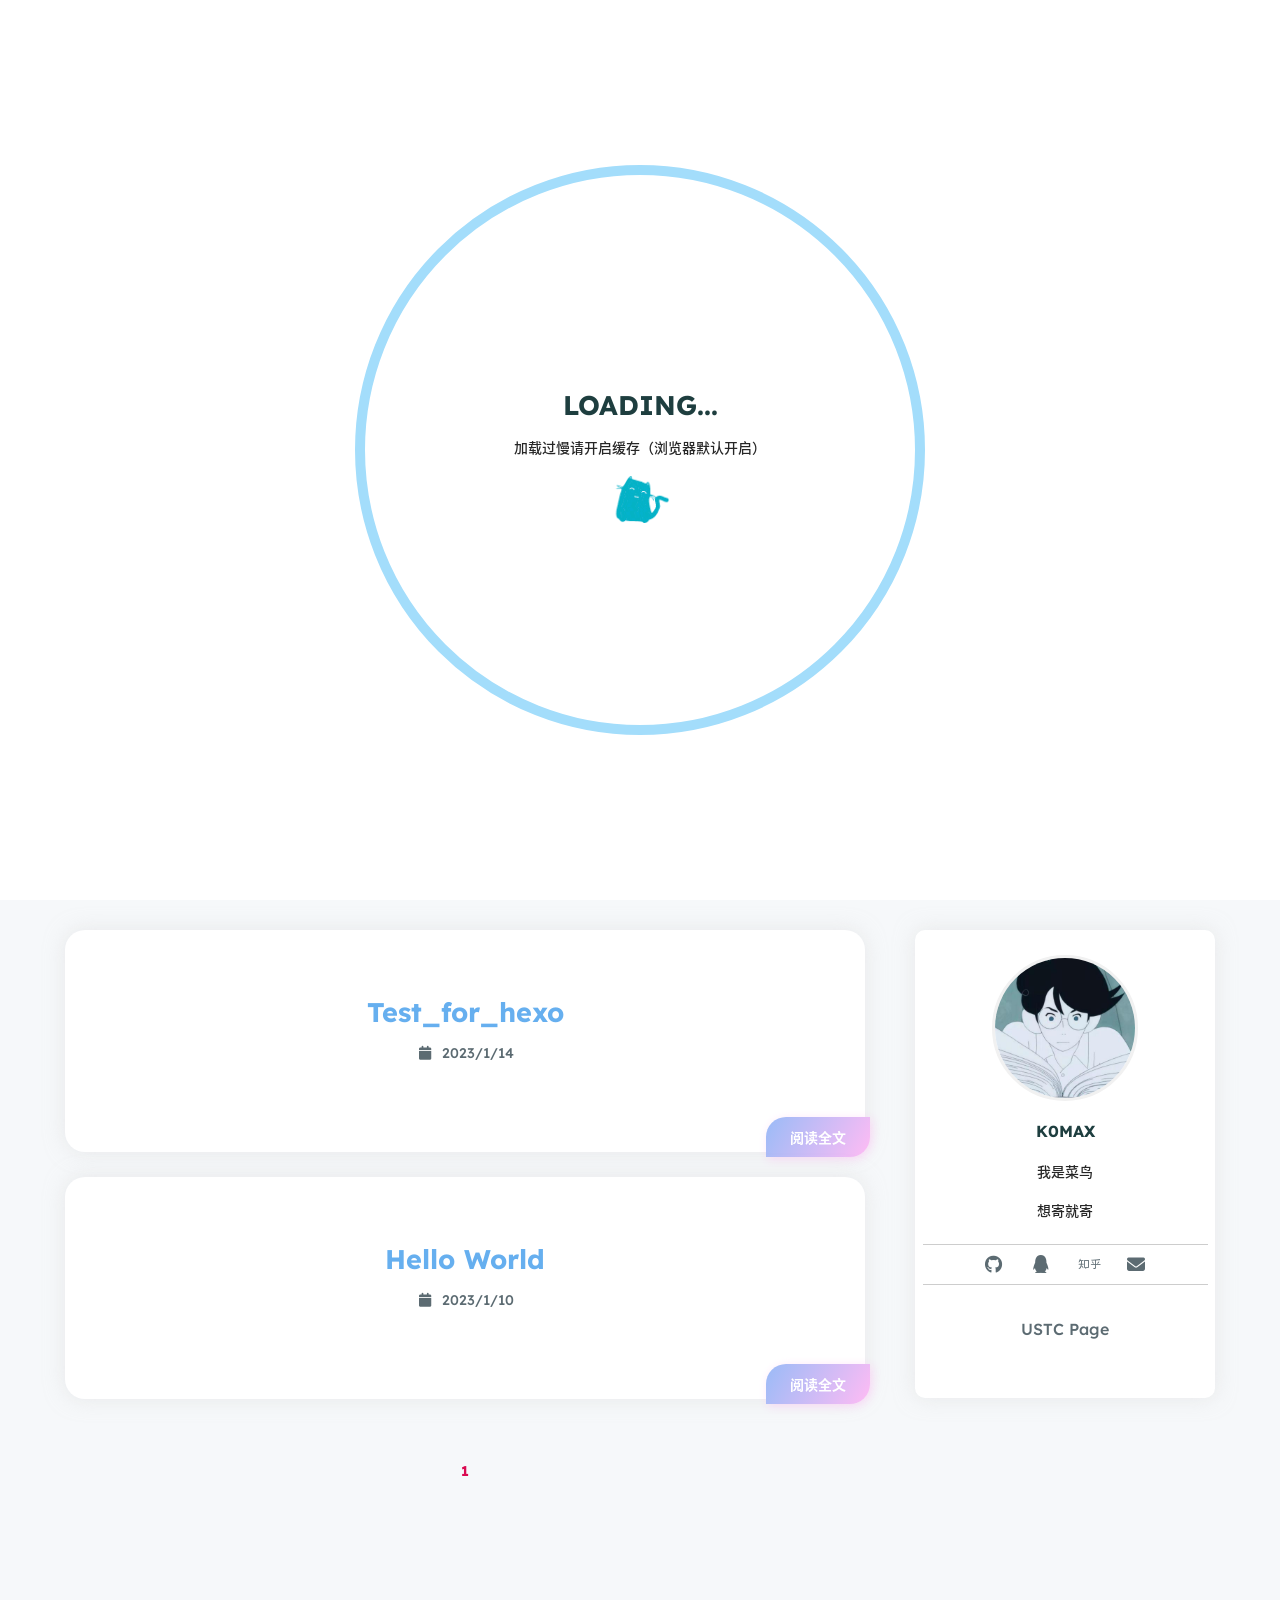
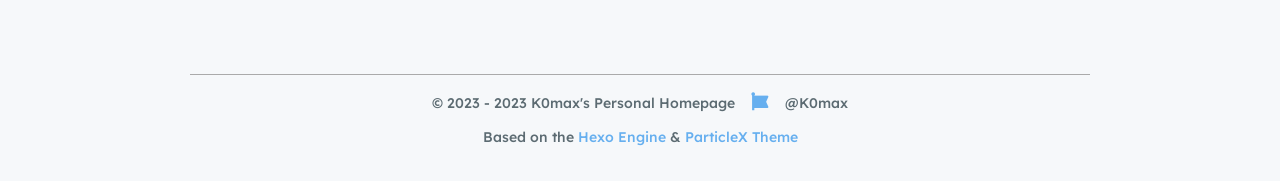
<file: index.html>
<!DOCTYPE html>
<html lang="en">
    <head>
        <meta charset="UTF-8">
        <meta name="viewport" content="width=device-width,initial-scale=1.0,maximum-scale=1.0,user-scalable=0">
        <title>K0max&#39;s Personal Homepage</title>
        <meta name="author" content="K0max">
        <meta name="description" content="">
        <meta name="keywords" content="">
        <link rel="icon" href="avatar.png">
        <script src="https://cdn.staticfile.org/vue/3.2.45/vue.global.prod.min.js"></script>
        <script src="https://cdn.staticfile.org/highlight.js/11.7.0/highlight.min.js"></script>
        <link rel="stylesheet" href="https://cdn.staticfile.org/highlight.js/11.7.0/styles/github.min.css">
        <link rel="stylesheet" href="https://cdn.staticfile.org/font-awesome/6.2.1/css/all.min.css">
        
        <script src="https://polyfill.io/v3/polyfill.min.js?features="></script>
        
        
        <script src="https://cdn.staticfile.org/KaTeX/0.16.4/katex.min.js"></script>
        <script src="https://cdn.staticfile.org/KaTeX/0.16.4/contrib/auto-render.min.js"></script>
        <link rel="stylesheet" href="https://cdn.staticfile.org/KaTeX/0.16.4/katex.min.css">
        
        <link rel="stylesheet" href="/css/fonts.min.css">
        <link rel="stylesheet" href="/css/particlex.css">
    <meta name="generator" content="Hexo 6.3.0"></head>
    <body>
        <div id="loading" style="height: 100vh; width: 100vw; position: fixed; display: flex; z-index: 2147483647; justify-content: space-between; background: #fff; transition: all 0.3s ease-out; -webkit-user-select: none; -moz-user-select: none; -ms-user-select: none; user-select: none">
    <div style="position: fixed; height: 100vh; width: 100vw; display: flex; justify-content: center; align-items: center">
        <div id="loadcontent" style="width: 50vmin; height: 50vmin; padding: 50px; border-radius: 50%; display: flex; justify-content: center; align-items: center; border: solid 10px #a3ddfb; text-align: center">
            <div>
                <h2>LOADING...</h2>
                <p style="word-break: keep-all">加载过慢请开启缓存（浏览器默认开启）</p>
                <div>
                    <img alt="loading" src="/loading.gif" style="width: 60px">
                </div>
            </div>
        </div>
    </div>
</div>

        <div id="layout">
            <transition name="into">
                <div v-show="showpage" style="display: -not-none">
                    <div id="menushow">
                        <nav id="menu">
    <div class="desktop-menu">
        <a href="/">
            <span class="title">K0max's Personal Homepage</span>
        </a>
        
        <a href="/">
            <i class="fa-solid fa-house fa-fw"></i>
            <span>&ensp;home</span>
        </a>
        
        <a href="/about">
            <i class="fa-solid fa-id-card fa-fw"></i>
            <span>&ensp;about</span>
        </a>
        
        <a href="/archives">
            <i class="fa-solid fa-box-archive fa-fw"></i>
            <span>&ensp;archives</span>
        </a>
        
        <a href="/categories">
            <i class="fa-solid fa-bookmark fa-fw"></i>
            <span>&ensp;categories</span>
        </a>
        
        <a href="/tags">
            <i class="fa-solid fa-tags fa-fw"></i>
            <span>&ensp;tags</span>
        </a>
        
    </div>
    <div :class="'phone-menu ' + menushow" id="phone-menu">
        <div class="curtain" @click="menushow = !menushow" v-show="menushow"></div>
        <div class="title" @click="menushow = !menushow">
            <i class="fa-solid fa-bars fa-fw"></i>
            <span>&emsp;K0max's Personal Homepage</span>
        </div>
        <transition name="slide">
        <div class="items" v-show="menushow">
            
            <a href="/">
                <div class="item">
                    <div style="min-width: 20px; max-width: 50px; width: 10%">
                        <i class="fa-solid fa-house fa-fw"></i>
                    </div>
                    <div style="min-width: 100px; max-width: 150%; width: 20%">home</div>
                </div>
            </a>
            
            <a href="/about">
                <div class="item">
                    <div style="min-width: 20px; max-width: 50px; width: 10%">
                        <i class="fa-solid fa-id-card fa-fw"></i>
                    </div>
                    <div style="min-width: 100px; max-width: 150%; width: 20%">about</div>
                </div>
            </a>
            
            <a href="/archives">
                <div class="item">
                    <div style="min-width: 20px; max-width: 50px; width: 10%">
                        <i class="fa-solid fa-box-archive fa-fw"></i>
                    </div>
                    <div style="min-width: 100px; max-width: 150%; width: 20%">archives</div>
                </div>
            </a>
            
            <a href="/categories">
                <div class="item">
                    <div style="min-width: 20px; max-width: 50px; width: 10%">
                        <i class="fa-solid fa-bookmark fa-fw"></i>
                    </div>
                    <div style="min-width: 100px; max-width: 150%; width: 20%">categories</div>
                </div>
            </a>
            
            <a href="/tags">
                <div class="item">
                    <div style="min-width: 20px; max-width: 50px; width: 10%">
                        <i class="fa-solid fa-tags fa-fw"></i>
                    </div>
                    <div style="min-width: 100px; max-width: 150%; width: 20%">tags</div>
                </div>
            </a>
            
        </div>
        </transition>
    </div>
</nav>

                    </div>
                    <div id="main">
                        <div id="home-background" style="background-image: url(home.jpg)"></div>
<div id="home-head">
    
    <div id="home-info" class="home-info" @click="homeclick">
        <span class="loop"></span>
        <span class="loop"></span>
        <span class="loop"></span>
        <span class="loop"></span>
        <span class="info">
            <div class="wrap">
                <h1>K0max&#39;s Personal Homepage</h1>
                <h3></h3>
                <h5></h5>
            </div>
        </span>
    </div>
    
</div>
<div id="home-posts-wrap" class="">
    <div id="home-posts">
        <div id="posts">
            

<div class="post">
    <a href="/2023/01/14/test-for-hexo/">
        <h2 class="post-title">Test_for_hexo</h2>
    </a>
    <div class="category-and-date">
        
        <span class="date">
            <span class="icon">
                <i class="fa-solid fa-calendar fa-fw"></i>
            </span>
            2023/1/14
        </span>
    </div>
    <div class="excerpt">
        <div class="content" v-pre>
            
            
            
        </div>
    </div>
    <div class="post-tags">
        
        
    </div>
    <a href="/2023/01/14/test-for-hexo/" class="go-post">阅读全文</a>
</div>

<div class="post">
    <a href="/2023/01/10/hello-world/">
        <h2 class="post-title">Hello World</h2>
    </a>
    <div class="category-and-date">
        
        <span class="date">
            <span class="icon">
                <i class="fa-solid fa-calendar fa-fw"></i>
            </span>
            2023/1/10
        </span>
    </div>
    <div class="excerpt">
        <div class="content" v-pre>
            
            
            
        </div>
    </div>
    <div class="post-tags">
        
        
    </div>
    <a href="/2023/01/10/hello-world/" class="go-post">阅读全文</a>
</div>


            <div class="page-current">
    <div class="prev">
        
    </div>
    <div class="page-index">
        
        <span class="current">
            1
        </span>
        
    </div>
    <div class="next">
        
    </div>
</div>

        </div>
    </div>
    
    <div id="home-card">
        <div id="card-div">
    <div class="card-style" style="width: 300px">
        <div class="avatar">
            <img src="avatar.png" alt="avatar">
        </div>
        <div class="name">
            K0max
        </div>
        <div class="descriptions">
            
            <div class="description">
                <p>我是菜鸟</p>

            </div>
            
            <div class="description">
                <p>想寄就寄</p>

            </div>
            
        </div>
        <div class="icon-links">
            
            <span class="icon-link">
                <a target="_blank" rel="noopener" href="https://github.com/k0max">
                    <i class="fa-brands fa-github fa-fw"></i>
                </a>
            </span>
            
            <span class="icon-link">
                <a target="_blank" rel="noopener" href="https://qm.qq.com/cgi-bin/qm/qr?k=vOFgI2ihzoVret7bTSSWYCZPas1Ehrhl&noverify=0&personal_qrcode_source=3">
                    <i class="fa-brands fa-qq fa-fw"></i>
                </a>
            </span>
            
            <span class="icon-link">
                <a target="_blank" rel="noopener" href="https://www.zhihu.com/people/qia-ba-si-ji-77-86">
                    <i class="fa-brands fa-zhihu fa-fw"></i>
                </a>
            </span>
            
            <span class="icon-link">
                <a href="mailto:liaoziw@outlook.com">
                    <i class="fa-solid fa-envelope fa-fw"></i>
                </a>
            </span>
            
        </div>
        <div class="friend-links">
            
            <div class="friend-link">
                <a target="_blank" rel="noopener" href="http://home.ustc.edu.cn/~cc22155">
                    USTC Page
                </a>
            </div>
            
        </div>
    </div>
</div>

    </div>
    
</div>

                        <footer id="footer">
    <div class="footer-wrap">
        <div>
            © 2023 - 2023 K0max&#39;s Personal Homepage
            <span class="footer-icon">
                <i class="fa-solid fa-font-awesome fa-fw"></i>
            </span>
            @K0max
        </div>
        <div></div>
        <div>Based on the <a target="_blank" rel="noopener" href="https://hexo.io">Hexo Engine</a> & <a target="_blank" rel="noopener" href="https://github.com/argvchs/hexo-theme-particlex">ParticleX Theme</a></div>
        
    </div>
</footer>

                    </div>
                </div>
            </transition>
            <div id="showimg">
                <img id="showimg-content" alt="showimg">
            </div>
        </div>
        <script src="/js/functions.js"></script>
<script src="/js/particlex.js"></script>


    </body>
</html>
</file>
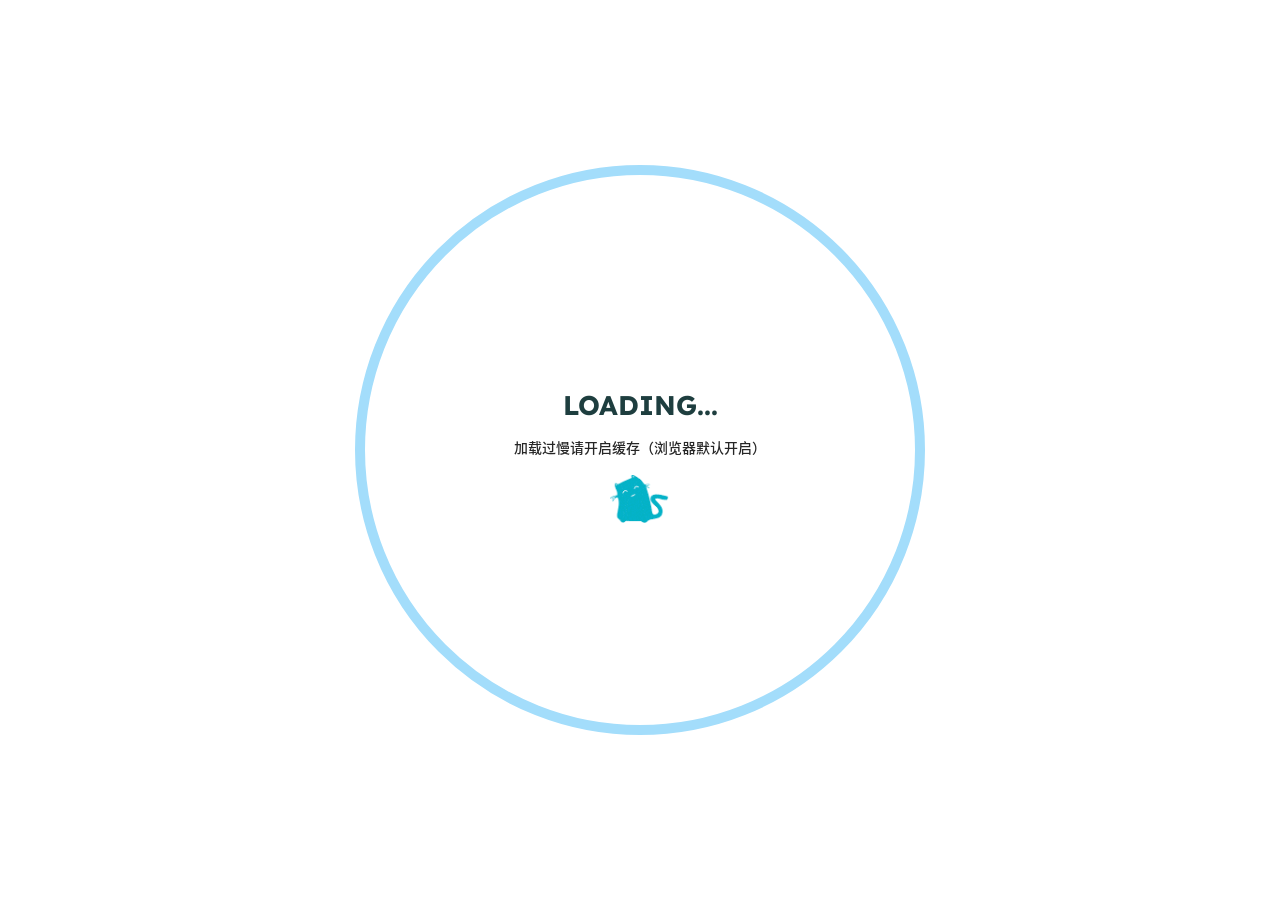
<file: archives/2023/index.html>
<!DOCTYPE html>
<html lang="en">
    <head>
        <meta charset="UTF-8">
        <meta name="viewport" content="width=device-width,initial-scale=1.0,maximum-scale=1.0,user-scalable=0">
        <title>Archives | K0max&#39;s Personal Homepage</title>
        <meta name="author" content="K0max">
        <meta name="description" content="">
        <meta name="keywords" content="">
        <link rel="icon" href="avatar.png">
        <script src="https://cdn.staticfile.org/vue/3.2.45/vue.global.prod.min.js"></script>
        <script src="https://cdn.staticfile.org/highlight.js/11.7.0/highlight.min.js"></script>
        <link rel="stylesheet" href="https://cdn.staticfile.org/highlight.js/11.7.0/styles/github.min.css">
        <link rel="stylesheet" href="https://cdn.staticfile.org/font-awesome/6.2.1/css/all.min.css">
        
        <script src="https://polyfill.io/v3/polyfill.min.js?features="></script>
        
        
        <script src="https://cdn.staticfile.org/KaTeX/0.16.4/katex.min.js"></script>
        <script src="https://cdn.staticfile.org/KaTeX/0.16.4/contrib/auto-render.min.js"></script>
        <link rel="stylesheet" href="https://cdn.staticfile.org/KaTeX/0.16.4/katex.min.css">
        
        <link rel="stylesheet" href="/css/fonts.min.css">
        <link rel="stylesheet" href="/css/particlex.css">
    <meta name="generator" content="Hexo 6.3.0"></head>
    <body>
        <div id="loading" style="height: 100vh; width: 100vw; position: fixed; display: flex; z-index: 2147483647; justify-content: space-between; background: #fff; transition: all 0.3s ease-out; -webkit-user-select: none; -moz-user-select: none; -ms-user-select: none; user-select: none">
    <div style="position: fixed; height: 100vh; width: 100vw; display: flex; justify-content: center; align-items: center">
        <div id="loadcontent" style="width: 50vmin; height: 50vmin; padding: 50px; border-radius: 50%; display: flex; justify-content: center; align-items: center; border: solid 10px #a3ddfb; text-align: center">
            <div>
                <h2>LOADING...</h2>
                <p style="word-break: keep-all">加载过慢请开启缓存（浏览器默认开启）</p>
                <div>
                    <img alt="loading" src="/loading.gif" style="width: 60px">
                </div>
            </div>
        </div>
    </div>
</div>

        <div id="layout">
            <transition name="into">
                <div v-show="showpage" style="display: -not-none">
                    <div id="menushow">
                        <nav id="menu">
    <div class="desktop-menu">
        <a href="/">
            <span class="title">K0max's Personal Homepage</span>
        </a>
        
        <a href="/">
            <i class="fa-solid fa-house fa-fw"></i>
            <span>&ensp;home</span>
        </a>
        
        <a href="/about">
            <i class="fa-solid fa-id-card fa-fw"></i>
            <span>&ensp;about</span>
        </a>
        
        <a href="/archives">
            <i class="fa-solid fa-box-archive fa-fw"></i>
            <span>&ensp;archives</span>
        </a>
        
        <a href="/categories">
            <i class="fa-solid fa-bookmark fa-fw"></i>
            <span>&ensp;categories</span>
        </a>
        
        <a href="/tags">
            <i class="fa-solid fa-tags fa-fw"></i>
            <span>&ensp;tags</span>
        </a>
        
    </div>
    <div :class="'phone-menu ' + menushow" id="phone-menu">
        <div class="curtain" @click="menushow = !menushow" v-show="menushow"></div>
        <div class="title" @click="menushow = !menushow">
            <i class="fa-solid fa-bars fa-fw"></i>
            <span>&emsp;K0max's Personal Homepage</span>
        </div>
        <transition name="slide">
        <div class="items" v-show="menushow">
            
            <a href="/">
                <div class="item">
                    <div style="min-width: 20px; max-width: 50px; width: 10%">
                        <i class="fa-solid fa-house fa-fw"></i>
                    </div>
                    <div style="min-width: 100px; max-width: 150%; width: 20%">home</div>
                </div>
            </a>
            
            <a href="/about">
                <div class="item">
                    <div style="min-width: 20px; max-width: 50px; width: 10%">
                        <i class="fa-solid fa-id-card fa-fw"></i>
                    </div>
                    <div style="min-width: 100px; max-width: 150%; width: 20%">about</div>
                </div>
            </a>
            
            <a href="/archives">
                <div class="item">
                    <div style="min-width: 20px; max-width: 50px; width: 10%">
                        <i class="fa-solid fa-box-archive fa-fw"></i>
                    </div>
                    <div style="min-width: 100px; max-width: 150%; width: 20%">archives</div>
                </div>
            </a>
            
            <a href="/categories">
                <div class="item">
                    <div style="min-width: 20px; max-width: 50px; width: 10%">
                        <i class="fa-solid fa-bookmark fa-fw"></i>
                    </div>
                    <div style="min-width: 100px; max-width: 150%; width: 20%">categories</div>
                </div>
            </a>
            
            <a href="/tags">
                <div class="item">
                    <div style="min-width: 20px; max-width: 50px; width: 10%">
                        <i class="fa-solid fa-tags fa-fw"></i>
                    </div>
                    <div style="min-width: 100px; max-width: 150%; width: 20%">tags</div>
                </div>
            </a>
            
        </div>
        </transition>
    </div>
</nav>

                    </div>
                    <div id="main">
                        <div id="archives">
    
    
    <div class="timeline" path="/2023/01/14/test-for-hexo/" style="z-index: 2">
        <div class="timeline-tail"></div>
        <div class="timeline-content">
            <div class="item-time">2023/1/14</div>
            <a href="/2023/01/14/test-for-hexo/">
                <h3>test_for_hexo</h3>
            </a>
            <div class="info">
                
                
            </div>
        </div>
    </div>
    
    <div class="timeline" path="/2023/01/10/hello-world/" style="z-index: 1">
        <div class="timeline-tail"></div>
        <div class="timeline-content">
            <div class="item-time">2023/1/10</div>
            <a href="/2023/01/10/hello-world/">
                <h3>Hello World</h3>
            </a>
            <div class="info">
                
                
            </div>
        </div>
    </div>
    
</div>

                        <footer id="footer">
    <div class="footer-wrap">
        <div>
            © 2023 - 2023 K0max&#39;s Personal Homepage
            <span class="footer-icon">
                <i class="fa-solid fa-font-awesome fa-fw"></i>
            </span>
            @K0max
        </div>
        <div></div>
        <div>Based on the <a target="_blank" rel="noopener" href="https://hexo.io">Hexo Engine</a> & <a target="_blank" rel="noopener" href="https://github.com/argvchs/hexo-theme-particlex">ParticleX Theme</a></div>
        
    </div>
</footer>

                    </div>
                </div>
            </transition>
            <div id="showimg">
                <img id="showimg-content" alt="showimg">
            </div>
        </div>
        <script src="/js/functions.js"></script>
<script src="/js/particlex.js"></script>


    </body>
</html>
</file>
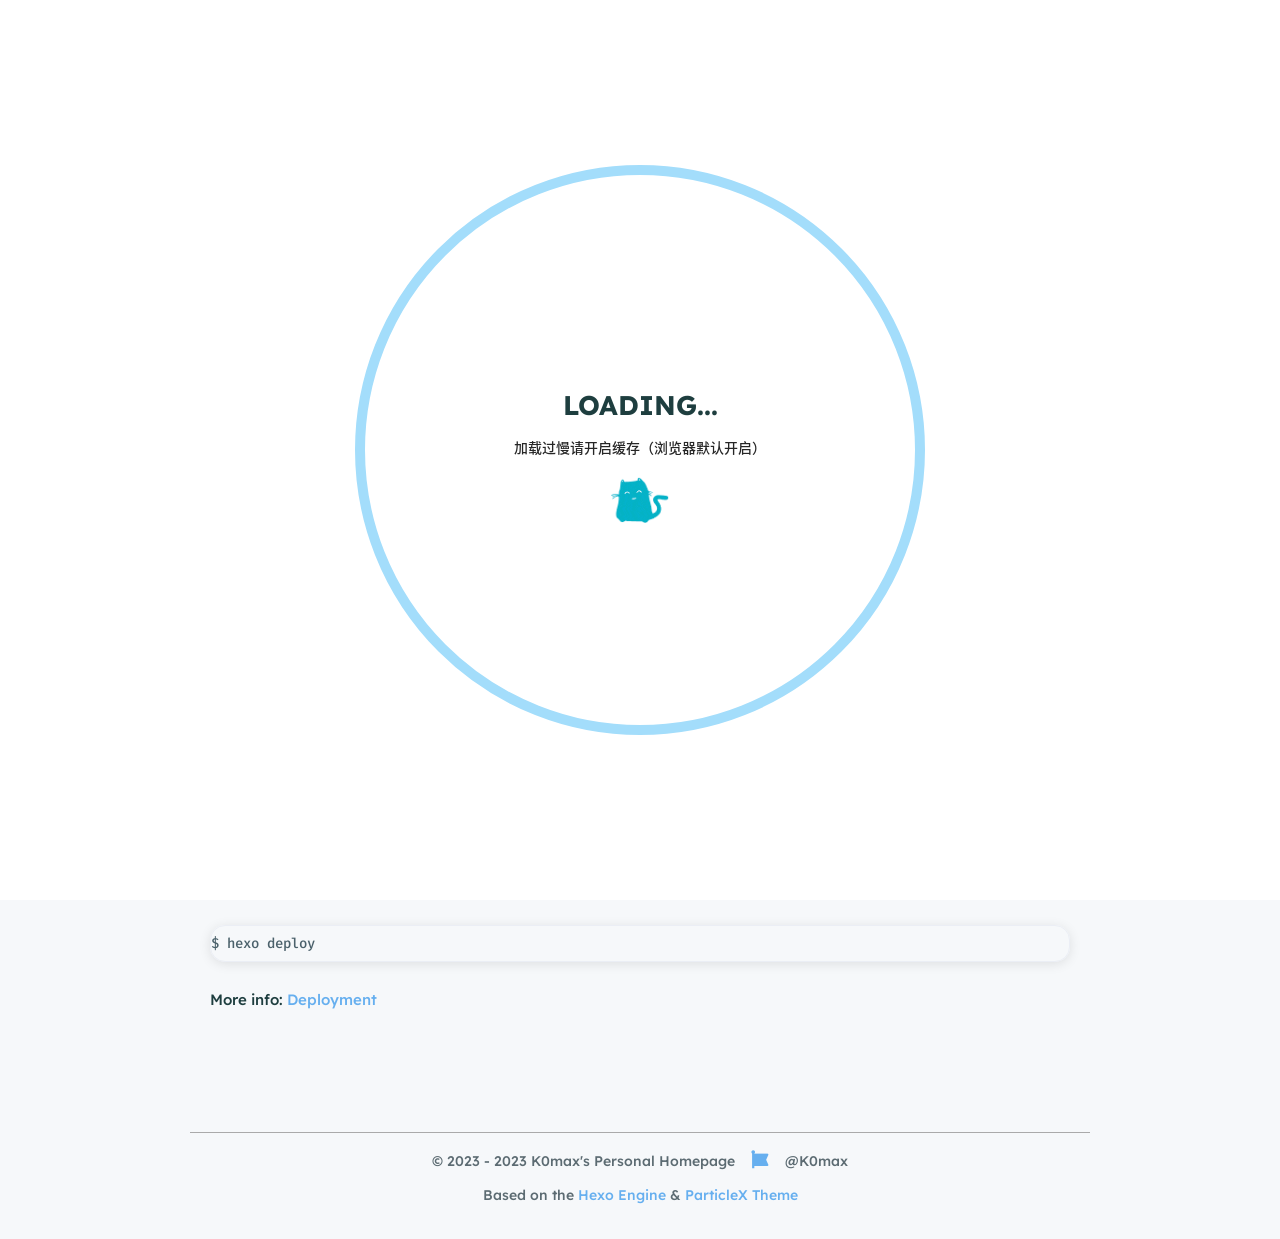
<file: 2023/01/10/hello-world/index.html>
<!DOCTYPE html>
<html lang="en">
    <head>
        <meta charset="UTF-8">
        <meta name="viewport" content="width=device-width,initial-scale=1.0,maximum-scale=1.0,user-scalable=0">
        <title>Hello World | K0max&#39;s Personal Homepage</title>
        <meta name="author" content="K0max">
        <meta name="description" content="">
        <meta name="keywords" content="">
        <link rel="icon" href="avatar.png">
        <script src="https://cdn.staticfile.org/vue/3.2.45/vue.global.prod.min.js"></script>
        <script src="https://cdn.staticfile.org/highlight.js/11.7.0/highlight.min.js"></script>
        <link rel="stylesheet" href="https://cdn.staticfile.org/highlight.js/11.7.0/styles/github.min.css">
        <link rel="stylesheet" href="https://cdn.staticfile.org/font-awesome/6.2.1/css/all.min.css">
        
        <script src="https://polyfill.io/v3/polyfill.min.js?features="></script>
        
        
        <script src="https://cdn.staticfile.org/KaTeX/0.16.4/katex.min.js"></script>
        <script src="https://cdn.staticfile.org/KaTeX/0.16.4/contrib/auto-render.min.js"></script>
        <link rel="stylesheet" href="https://cdn.staticfile.org/KaTeX/0.16.4/katex.min.css">
        
        <link rel="stylesheet" href="/css/fonts.min.css">
        <link rel="stylesheet" href="/css/particlex.css">
    <meta name="generator" content="Hexo 6.3.0"></head>
    <body>
        <div id="loading" style="height: 100vh; width: 100vw; position: fixed; display: flex; z-index: 2147483647; justify-content: space-between; background: #fff; transition: all 0.3s ease-out; -webkit-user-select: none; -moz-user-select: none; -ms-user-select: none; user-select: none">
    <div style="position: fixed; height: 100vh; width: 100vw; display: flex; justify-content: center; align-items: center">
        <div id="loadcontent" style="width: 50vmin; height: 50vmin; padding: 50px; border-radius: 50%; display: flex; justify-content: center; align-items: center; border: solid 10px #a3ddfb; text-align: center">
            <div>
                <h2>LOADING...</h2>
                <p style="word-break: keep-all">加载过慢请开启缓存（浏览器默认开启）</p>
                <div>
                    <img alt="loading" src="/loading.gif" style="width: 60px">
                </div>
            </div>
        </div>
    </div>
</div>

        <div id="layout">
            <transition name="into">
                <div v-show="showpage" style="display: -not-none">
                    <div id="menushow">
                        <nav id="menu">
    <div class="desktop-menu">
        <a href="/">
            <span class="title">K0max's Personal Homepage</span>
        </a>
        
        <a href="/">
            <i class="fa-solid fa-house fa-fw"></i>
            <span>&ensp;home</span>
        </a>
        
        <a href="/about">
            <i class="fa-solid fa-id-card fa-fw"></i>
            <span>&ensp;about</span>
        </a>
        
        <a href="/archives">
            <i class="fa-solid fa-box-archive fa-fw"></i>
            <span>&ensp;archives</span>
        </a>
        
        <a href="/categories">
            <i class="fa-solid fa-bookmark fa-fw"></i>
            <span>&ensp;categories</span>
        </a>
        
        <a href="/tags">
            <i class="fa-solid fa-tags fa-fw"></i>
            <span>&ensp;tags</span>
        </a>
        
    </div>
    <div :class="'phone-menu ' + menushow" id="phone-menu">
        <div class="curtain" @click="menushow = !menushow" v-show="menushow"></div>
        <div class="title" @click="menushow = !menushow">
            <i class="fa-solid fa-bars fa-fw"></i>
            <span>&emsp;K0max's Personal Homepage</span>
        </div>
        <transition name="slide">
        <div class="items" v-show="menushow">
            
            <a href="/">
                <div class="item">
                    <div style="min-width: 20px; max-width: 50px; width: 10%">
                        <i class="fa-solid fa-house fa-fw"></i>
                    </div>
                    <div style="min-width: 100px; max-width: 150%; width: 20%">home</div>
                </div>
            </a>
            
            <a href="/about">
                <div class="item">
                    <div style="min-width: 20px; max-width: 50px; width: 10%">
                        <i class="fa-solid fa-id-card fa-fw"></i>
                    </div>
                    <div style="min-width: 100px; max-width: 150%; width: 20%">about</div>
                </div>
            </a>
            
            <a href="/archives">
                <div class="item">
                    <div style="min-width: 20px; max-width: 50px; width: 10%">
                        <i class="fa-solid fa-box-archive fa-fw"></i>
                    </div>
                    <div style="min-width: 100px; max-width: 150%; width: 20%">archives</div>
                </div>
            </a>
            
            <a href="/categories">
                <div class="item">
                    <div style="min-width: 20px; max-width: 50px; width: 10%">
                        <i class="fa-solid fa-bookmark fa-fw"></i>
                    </div>
                    <div style="min-width: 100px; max-width: 150%; width: 20%">categories</div>
                </div>
            </a>
            
            <a href="/tags">
                <div class="item">
                    <div style="min-width: 20px; max-width: 50px; width: 10%">
                        <i class="fa-solid fa-tags fa-fw"></i>
                    </div>
                    <div style="min-width: 100px; max-width: 150%; width: 20%">tags</div>
                </div>
            </a>
            
        </div>
        </transition>
    </div>
</nav>

                    </div>
                    <div id="main">
                        <div class="article">
    <div>
        <h1>Hello World </h1>
    </div>
    <div class="info">
        <span class="date">
            <span class="icon">
                <i class="fa-solid fa-calendar fa-fw"></i>
            </span>
            2023/1/10
        </span>
        
        
    </div>
    
    <div class="content" v-pre>
        <p>Welcome to <a target="_blank" rel="noopener" href="https://hexo.io/">Hexo</a>! This is your very first post. Check <a target="_blank" rel="noopener" href="https://hexo.io/docs/">documentation</a> for more info. If you get any problems when using Hexo, you can find the answer in <a target="_blank" rel="noopener" href="https://hexo.io/docs/troubleshooting.html">troubleshooting</a> or you can ask me on <a target="_blank" rel="noopener" href="https://github.com/hexojs/hexo/issues">GitHub</a>.</p>
<h2 id="Quick-Start"><a href="#Quick-Start" class="headerlink" title="Quick Start"></a>Quick Start</h2><h3 id="Create-a-new-post"><a href="#Create-a-new-post" class="headerlink" title="Create a new post"></a>Create a new post</h3><pre><code class="bash">$ hexo new &quot;My New Post&quot;
</code></pre>
<p>More info: <a target="_blank" rel="noopener" href="https://hexo.io/docs/writing.html">Writing</a></p>
<h3 id="Run-server"><a href="#Run-server" class="headerlink" title="Run server"></a>Run server</h3><pre><code class="bash">$ hexo server
</code></pre>
<p>More info: <a target="_blank" rel="noopener" href="https://hexo.io/docs/server.html">Server</a></p>
<h3 id="Generate-static-files"><a href="#Generate-static-files" class="headerlink" title="Generate static files"></a>Generate static files</h3><pre><code class="bash">$ hexo generate
</code></pre>
<p>More info: <a target="_blank" rel="noopener" href="https://hexo.io/docs/generating.html">Generating</a></p>
<h3 id="Deploy-to-remote-sites"><a href="#Deploy-to-remote-sites" class="headerlink" title="Deploy to remote sites"></a>Deploy to remote sites</h3><pre><code class="bash">$ hexo deploy
</code></pre>
<p>More info: <a target="_blank" rel="noopener" href="https://hexo.io/docs/one-command-deployment.html">Deployment</a></p>

    </div>
    
    
    
    
    
</div>

                        <footer id="footer">
    <div class="footer-wrap">
        <div>
            © 2023 - 2023 K0max&#39;s Personal Homepage
            <span class="footer-icon">
                <i class="fa-solid fa-font-awesome fa-fw"></i>
            </span>
            @K0max
        </div>
        <div></div>
        <div>Based on the <a target="_blank" rel="noopener" href="https://hexo.io">Hexo Engine</a> & <a target="_blank" rel="noopener" href="https://github.com/argvchs/hexo-theme-particlex">ParticleX Theme</a></div>
        
    </div>
</footer>

                    </div>
                </div>
            </transition>
            <div id="showimg">
                <img id="showimg-content" alt="showimg">
            </div>
        </div>
        <script src="/js/functions.js"></script>
<script src="/js/particlex.js"></script>

    
    
    
    


    </body>
</html>
</file>
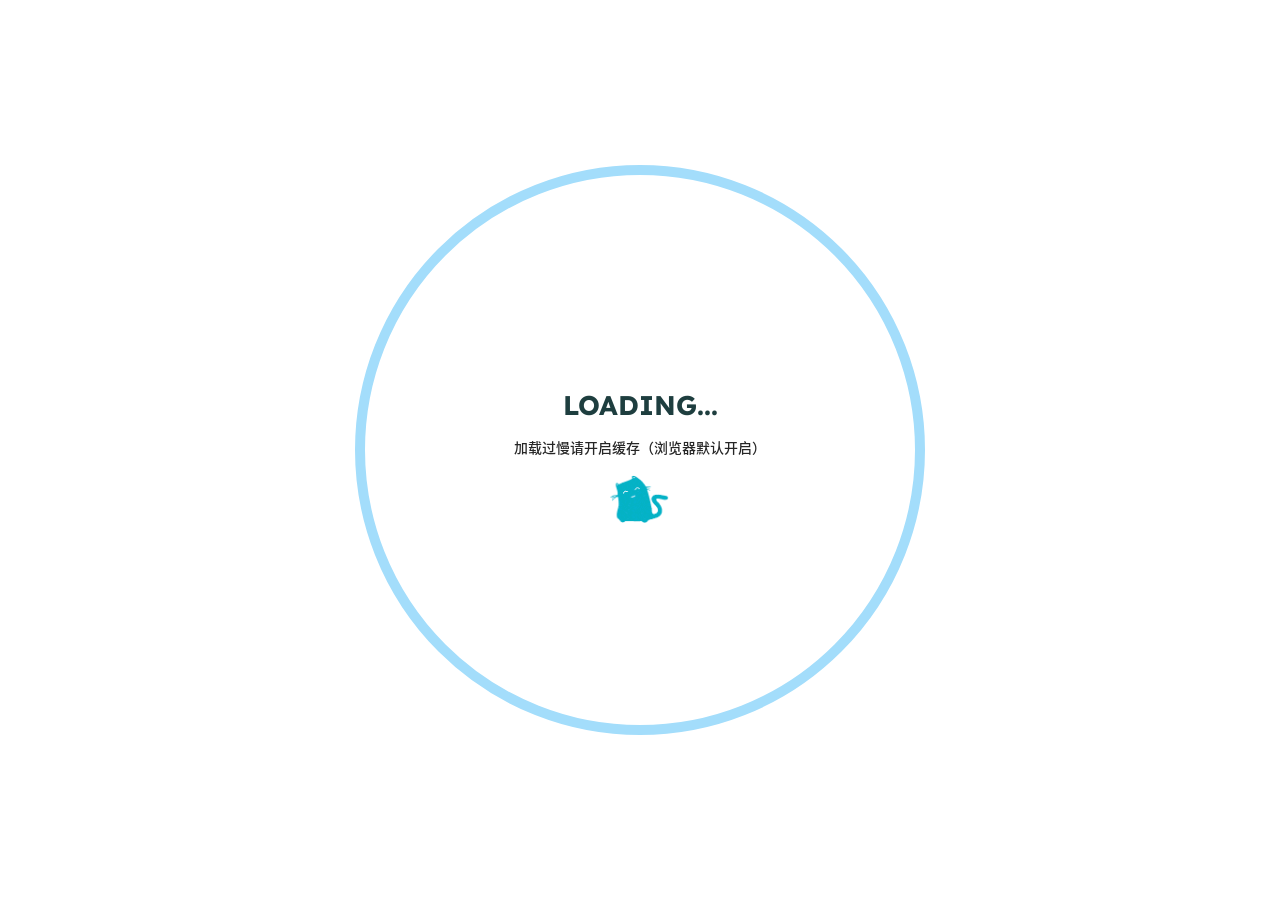
<file: 2023/01/14/test-for-hexo/index.html>
<!DOCTYPE html>
<html lang="en">
    <head>
        <meta charset="UTF-8">
        <meta name="viewport" content="width=device-width,initial-scale=1.0,maximum-scale=1.0,user-scalable=0">
        <title>Test_for_hexo | K0max&#39;s Personal Homepage</title>
        <meta name="author" content="K0max">
        <meta name="description" content="">
        <meta name="keywords" content="">
        <link rel="icon" href="avatar.png">
        <script src="https://cdn.staticfile.org/vue/3.2.45/vue.global.prod.min.js"></script>
        <script src="https://cdn.staticfile.org/highlight.js/11.7.0/highlight.min.js"></script>
        <link rel="stylesheet" href="https://cdn.staticfile.org/highlight.js/11.7.0/styles/github.min.css">
        <link rel="stylesheet" href="https://cdn.staticfile.org/font-awesome/6.2.1/css/all.min.css">
        
        <script src="https://polyfill.io/v3/polyfill.min.js?features="></script>
        
        
        <script src="https://cdn.staticfile.org/KaTeX/0.16.4/katex.min.js"></script>
        <script src="https://cdn.staticfile.org/KaTeX/0.16.4/contrib/auto-render.min.js"></script>
        <link rel="stylesheet" href="https://cdn.staticfile.org/KaTeX/0.16.4/katex.min.css">
        
        <link rel="stylesheet" href="/css/fonts.min.css">
        <link rel="stylesheet" href="/css/particlex.css">
    <meta name="generator" content="Hexo 6.3.0"></head>
    <body>
        <div id="loading" style="height: 100vh; width: 100vw; position: fixed; display: flex; z-index: 2147483647; justify-content: space-between; background: #fff; transition: all 0.3s ease-out; -webkit-user-select: none; -moz-user-select: none; -ms-user-select: none; user-select: none">
    <div style="position: fixed; height: 100vh; width: 100vw; display: flex; justify-content: center; align-items: center">
        <div id="loadcontent" style="width: 50vmin; height: 50vmin; padding: 50px; border-radius: 50%; display: flex; justify-content: center; align-items: center; border: solid 10px #a3ddfb; text-align: center">
            <div>
                <h2>LOADING...</h2>
                <p style="word-break: keep-all">加载过慢请开启缓存（浏览器默认开启）</p>
                <div>
                    <img alt="loading" src="/loading.gif" style="width: 60px">
                </div>
            </div>
        </div>
    </div>
</div>

        <div id="layout">
            <transition name="into">
                <div v-show="showpage" style="display: -not-none">
                    <div id="menushow">
                        <nav id="menu">
    <div class="desktop-menu">
        <a href="/">
            <span class="title">K0max's Personal Homepage</span>
        </a>
        
        <a href="/">
            <i class="fa-solid fa-house fa-fw"></i>
            <span>&ensp;home</span>
        </a>
        
        <a href="/about">
            <i class="fa-solid fa-id-card fa-fw"></i>
            <span>&ensp;about</span>
        </a>
        
        <a href="/archives">
            <i class="fa-solid fa-box-archive fa-fw"></i>
            <span>&ensp;archives</span>
        </a>
        
        <a href="/categories">
            <i class="fa-solid fa-bookmark fa-fw"></i>
            <span>&ensp;categories</span>
        </a>
        
        <a href="/tags">
            <i class="fa-solid fa-tags fa-fw"></i>
            <span>&ensp;tags</span>
        </a>
        
    </div>
    <div :class="'phone-menu ' + menushow" id="phone-menu">
        <div class="curtain" @click="menushow = !menushow" v-show="menushow"></div>
        <div class="title" @click="menushow = !menushow">
            <i class="fa-solid fa-bars fa-fw"></i>
            <span>&emsp;K0max's Personal Homepage</span>
        </div>
        <transition name="slide">
        <div class="items" v-show="menushow">
            
            <a href="/">
                <div class="item">
                    <div style="min-width: 20px; max-width: 50px; width: 10%">
                        <i class="fa-solid fa-house fa-fw"></i>
                    </div>
                    <div style="min-width: 100px; max-width: 150%; width: 20%">home</div>
                </div>
            </a>
            
            <a href="/about">
                <div class="item">
                    <div style="min-width: 20px; max-width: 50px; width: 10%">
                        <i class="fa-solid fa-id-card fa-fw"></i>
                    </div>
                    <div style="min-width: 100px; max-width: 150%; width: 20%">about</div>
                </div>
            </a>
            
            <a href="/archives">
                <div class="item">
                    <div style="min-width: 20px; max-width: 50px; width: 10%">
                        <i class="fa-solid fa-box-archive fa-fw"></i>
                    </div>
                    <div style="min-width: 100px; max-width: 150%; width: 20%">archives</div>
                </div>
            </a>
            
            <a href="/categories">
                <div class="item">
                    <div style="min-width: 20px; max-width: 50px; width: 10%">
                        <i class="fa-solid fa-bookmark fa-fw"></i>
                    </div>
                    <div style="min-width: 100px; max-width: 150%; width: 20%">categories</div>
                </div>
            </a>
            
            <a href="/tags">
                <div class="item">
                    <div style="min-width: 20px; max-width: 50px; width: 10%">
                        <i class="fa-solid fa-tags fa-fw"></i>
                    </div>
                    <div style="min-width: 100px; max-width: 150%; width: 20%">tags</div>
                </div>
            </a>
            
        </div>
        </transition>
    </div>
</nav>

                    </div>
                    <div id="main">
                        <div class="article">
    <div>
        <h1>Test_for_hexo </h1>
    </div>
    <div class="info">
        <span class="date">
            <span class="icon">
                <i class="fa-solid fa-calendar fa-fw"></i>
            </span>
            2023/1/14
        </span>
        
        
    </div>
    
    <div class="content" v-pre>
        <p>Just a file to test.</p>

    </div>
    
    
    
    
    
</div>

                        <footer id="footer">
    <div class="footer-wrap">
        <div>
            © 2023 - 2023 K0max&#39;s Personal Homepage
            <span class="footer-icon">
                <i class="fa-solid fa-font-awesome fa-fw"></i>
            </span>
            @K0max
        </div>
        <div></div>
        <div>Based on the <a target="_blank" rel="noopener" href="https://hexo.io">Hexo Engine</a> & <a target="_blank" rel="noopener" href="https://github.com/argvchs/hexo-theme-particlex">ParticleX Theme</a></div>
        
    </div>
</footer>

                    </div>
                </div>
            </transition>
            <div id="showimg">
                <img id="showimg-content" alt="showimg">
            </div>
        </div>
        <script src="/js/functions.js"></script>
<script src="/js/particlex.js"></script>

    
    
    
    


    </body>
</html>
</file>
<file: css/particlex.css>
@keyframes into {
    0% {
        opacity: 0;
        transform: scale(1.1);
    }
    100% {
        opacity: 1;
        transform: scale(1);
    }
}
@keyframes loading {
    0% {
        opacity: 0;
    }
    100% {
        opacity: 1;
    }
}
@keyframes loop1 {
    0% {
        transform: rotate(30deg);
    }
    100% {
        transform: rotate(390deg);
    }
}
@keyframes loop2 {
    0% {
        transform: rotate(60deg);
    }
    100% {
        transform: rotate(420deg);
    }
}
@keyframes loop3 {
    0% {
        transform: rotate(90deg);
    }
    100% {
        transform: rotate(450deg);
    }
}
@keyframes loop4 {
    0% {
        transform: rotate(120deg);
    }
    100% {
        transform: rotate(480deg);
    }
}
body {
    width: 100%;
    background: #f6f8fa;
    color: #000000d9;
    font-family: "Lexend", "Noto Sans SC", sans-serif;
    font-size: 14px;
    font-weight: 500;
    overflow-x: hidden;
}
* {
    margin: 0;
    padding: 0;
    word-wrap: break-word;
    scrollbar-width: thin;
    scrollbar-color: #8ab5ff #e6efff;
}
ul {
    margin-top: 15px !important;
    margin-bottom: 10px !important;
    line-height: 1.7;
}
ul li {
    margin: 8px auto;
}
ol {
    margin-top: 15px !important;
    margin-bottom: 10px !important;
    line-height: 1.7;
}
ol li {
    margin: 8px auto;
}
h1 {
    margin: 15px 0;
    font-weight: bold;
    font-family: "Lexend", "Noto Sans SC", sans-serif;
    color: #1e3e3f;
    font-size: 30px;
}
h2 {
    margin: 15px 0;
    font-weight: bold;
    font-family: "Lexend", "Noto Sans SC", sans-serif;
    color: #1e3e3f;
    font-size: 27px;
}
h3 {
    margin: 15px 0;
    font-weight: bold;
    font-family: "Lexend", "Noto Sans SC", sans-serif;
    color: #1e3e3f;
    font-size: 24px;
}
h4 {
    margin: 15px 0;
    font-weight: bold;
    font-family: "Lexend", "Noto Sans SC", sans-serif;
    color: #1e3e3f;
    font-size: 21px;
}
h5 {
    margin: 15px 0;
    font-weight: bold;
    font-family: "Lexend", "Noto Sans SC", sans-serif;
    color: #1e3e3f;
    font-size: 18px;
}
p {
    margin: 15px 0;
    line-height: 1.7;
}
a {
    text-decoration: none;
}
a:hover {
    opacity: 0.8;
}
img {
    border-radius: 10px;
}
hr {
    border-style: dashed;
    border-width: 2px;
    border-left: none;
    border-right: none;
    border-bottom: none;
}
blockquote {
    padding: 0.1px 15px;
    margin: 15px 0;
    border-radius: 3px;
    border-left: 3px solid #1e3e3f;
    background: #d9e8ff6b;
}
button,
img,
iframe,
#home-head,
#menu,
.math,
.go-post,
.page-current,
.categories-tags span a,
.friend-link a,
pre .language,
pre .copycode {
    user-select: none;
}
#home-posts-wrap,
#archives,
.article,
footer .footer-wrap {
    box-sizing: border-box;
}
.icon {
    margin-right: 5px;
    color: #5c6b72;
}
.into-enter-active {
    animation: into 0.6s;
}
.into-leave-active {
    animation: into 0.6s;
}
.slide-enter-active,
.slide-leave-active {
    transition: margin-top 0.3s, opacity 0.3s;
}
.slide-enter-from,
.slide-leave-to {
    margin-top: -300px;
    opacity: 0;
}
#home-head {
    width: 100vw;
    height: 100vh;
    position: relative;
    display: flex;
}
#home-head .home-info {
    position: relative;
    margin: auto;
}
#home-head .home-info .info {
    position: absolute;
    display: flex;
    align-items: center;
    justify-content: center;
    text-align: center;
    color: #333;
    border-radius: 50%;
}
#home-head .home-info .info h1 {
    word-break: keep-all;
}
#home-head .home-info .loop:nth-child(1) {
    border-radius: 38% 62% 63% 37%/41% 44% 56% 59%;
    background: #fff;
    opacity: 0.3;
    transform: rotate(30deg);
    animation: loop1 10s linear infinite;
}
#home-head .home-info .loop:nth-child(2) {
    border-radius: 38% 62% 63% 37%/41% 44% 56% 59%;
    background: #fff;
    opacity: 0.45;
    transform: rotate(60deg);
    animation: loop2 15s linear infinite;
}
#home-head .home-info .loop:nth-child(3) {
    border-radius: 38% 62% 63% 37%/41% 44% 56% 59%;
    opacity: 0.3;
    background: #fff;
    transform: rotate(90deg);
    animation: loop3 10s linear infinite;
}
#home-head .home-info .loop:nth-child(4) {
    border-radius: 38% 62% 63% 37%/41% 44% 56% 59%;
    opacity: 0.45;
    background: #fff;
    transform: rotate(120deg);
    animation: loop4 15s linear infinite;
}
#home-background {
    position: absolute;
    z-index: -1;
    top: 0;
    left: 0;
    width: 100vw;
    height: 100vh;
    background-position: center;
    background-size: cover;
    background-repeat: no-repeat;
}
#home-posts-wrap {
    position: relative;
    display: flex;
    margin: auto;
    padding: 20px;
    background: transparent;
    border-radius: 10px;
}
#home-posts {
    position: relative;
    margin: auto;
}
#home-posts .post-title {
    text-align: center;
    color: #66afef;
    text-decoration: none;
}
#home-posts .post {
    position: relative;
    border-radius: 20px;
    background: #fff;
    box-shadow: 0 0 20px #d9d9d980;
    transition: all 0.25s;
}
#home-posts .post:hover {
    box-shadow: 0 0 5px #d9d9d9;
    transform: translate(-5px, -5px);
}
#home-posts .post a {
    text-decoration: none;
}
#home-posts .post .category-and-date {
    width: 100%;
    margin-top: 15px;
    color: #5c6b72;
    text-align: center;
}
#home-posts .post .category-and-date .category {
    display: inline-block;
    margin-right: 25px;
}
#home-posts .post .category-and-date .category a {
    color: #5c6b72;
}
#home-posts .post .category-and-date .date {
    display: inline-block;
}
#home-posts .post .excerpt {
    color: #1e3e3f;
}
#home-posts .post .post-tags a {
    color: #ffbbf4;
    font-size: 14px;
}
#home-posts .post .post-tags .tag {
    display: inline-block;
    margin-right: 10px;
    font-weight: bold;
}
#home-posts .post .go-post {
    background: linear-gradient(120deg, #9abbf7 0%, #ffbbf4 100%);
    border: 0;
    padding: 10px 24px;
    color: #fff;
    font-weight: bold;
    border-radius: 20px 0;
    font-size: 14px;
    position: absolute;
    bottom: -5px;
    right: -5px;
    transition: all 0.25s ease-out;
    box-shadow: 2px 2px 10px 0 #ffbbf47a;
}
#home-posts .post .go-post:hover {
    right: -7px;
    box-shadow: -2px -2px 10px 0 #9abbf77a;
}
#home-posts .page-current {
    display: flex;
    width: 100%;
    align-items: center;
    justify-content: center;
    color: #999;
    margin-top: 50px;
}
#home-posts .page-current .prev {
    width: 50px;
    text-align: center;
}
#home-posts .page-current .next {
    width: 50px;
    text-align: center;
}
#home-posts .page-current .page-index {
    width: 300px;
    text-align: center;
    font-weight: bold;
}
#home-posts .page-current .current {
    color: #da0a51;
    display: inline-block;
    width: 35px;
    height: 35px;
    border-radius: 5px;
    line-height: 35px;
    padding: 5px;
    margin: 0 7px;
}
#home-posts .page-current a {
    color: #999;
    text-decoration: none;
}
#home-posts .page-current .page-num {
    display: inline-block;
    width: 35px;
    height: 35px;
    border-radius: 5px;
    line-height: 35px;
    padding: 5px;
    margin: 0 7px;
}
#home-posts .page-current .page-num:hover {
    background: #92cafa;
    color: #fff;
}
#home-posts .page-current .page-omit {
    display: inline-block;
    width: 35px;
    height: 35px;
    border-radius: 5px;
    line-height: 35px;
    padding: 5px;
    margin: 0 7px;
}
#home-card {
    position: absolute left;
    width: 300px;
}
#card-div {
    position: sticky;
    top: 80px;
}
#home-card .card-style {
    padding: 25px 0;
    background: #fff;
    border-radius: 10px;
    text-align: center;
    border: none;
    box-shadow: 0 0 20px #d9d9d980;
}
#home-card .card-style .avatar {
    text-align: center;
    margin: auto;
    width: 140px;
    height: 140px;
    border-radius: 50%;
    border: #f1f1f1 solid 3px;
    transition: all 0.25s;
}
#home-card .card-style .avatar:hover img {
    transform: rotate(360deg);
}
#home-card .card-style .avatar img {
    border-radius: 50%;
    width: 100%;
    height: 100%;
}
#home-card .card-style .name {
    margin: 20px auto;
    font-size: 16px;
    font-weight: bold;
    color: #1e3e3f;
    text-transform: uppercase;
}
#home-card .card-style .descriptions {
    margin: 20px auto;
    width: 85%;
}
#home-card .card-style .icon-links {
    width: 85%;
    margin: 10px auto;
    padding: 8px 15px;
    border-top: #cdcdcd solid 1px;
    border-bottom: #cdcdcd solid 1px;
}
#home-card .card-style .icon-links a {
    color: #5c6b72;
    font-size: 18px;
    padding: 3px 5px;
    border-radius: 5px;
}
#home-card .card-style .icon-links a:hover {
    color: #fff;
    background: #66afef;
}
#home-card .card-style .icon-links .icon-link {
    margin: 5px;
}
#home-card .card-style .friend-links {
    margin: 20px auto;
}
#home-card .card-style .friend-links .friend-link {
    margin: 5px auto;
    text-align: center;
}
#home-card .card-style .friend-links .friend-link a {
    display: inline-block;
    width: 140px;
    line-height: 3;
    color: #5c6b72;
    font-size: 16px;
    border-radius: 15px;
    background-blend-mode: darken;
}
#home-card .card-style .friend-links .friend-link a:hover {
    color: #fff;
    background: #66afef;
}
#menu {
    z-index: 10005;
    position: fixed;
    width: 100%;
    line-height: 50px;
    font-weight: bold;
    transition: all 0.25s ease-out;
    box-shadow: 0 -1px 10px 0 #9e9e9e4d;
    top: 0;
    background: #92cafa;
}
#menu .desktop-menu {
    height: 50px;
}
#menu .desktop-menu .title {
    display: inline-block;
    margin-left: 30px;
    margin-right: 20px;
    font-family: "Lexend", "Noto Sans SC", sans-serif;
    text-transform: uppercase;
    color: #555;
}
#menu .desktop-menu a {
    display: inline-block;
    margin-left: 30px;
    text-decoration: none;
    color: #555;
}
#menu .desktop-menu a span {
    display: inline-block;
    position: relative;
}
#menu .desktop-menu a span img {
    position: relative;
    top: 3px;
    width: 20px;
    height: 20px;
}
#menu .desktop-menu a span:nth-child(1) {
    margin-right: 5px;
}
#menu .phone-menu {
    min-height: 50px;
    text-align: center;
}
#menu .phone-menu .title {
    z-index: 10004;
    cursor: pointer;
    color: #555;
}
#menu .phone-menu .items {
    padding: 10px 0 20px;
    z-index: 10003;
}
#menu .phone-menu .items a {
    color: #555;
}
#menu .phone-menu .items .item {
    min-width: 200px;
    width: 80%;
    margin: auto;
    display: flex;
    justify-content: center;
}
#menu .phone-menu .curtain {
    position: fixed;
    z-index: -1;
    top: 0;
    left: 0;
    width: 100%;
    height: 100%;
}
.hidden-menu {
    top: -70px !important;
}
.menu-color {
    background: #0003 !important;
    box-shadow: 0 -1px 10px 0 #fff0 !important;
}
.menu-color .title {
    color: #fff !important;
}
.menu-color a {
    color: #fff !important;
}
.content {
    transition: all 0.5s;
}
.content code {
    font-family: "Fira Code", "Noto Sans SC", monospace;
    background: #bddcf76b;
    padding: 4px 8px;
    border-radius: 4px;
    line-height: 2.5;
    font-size: 14px;
    color: #4b616b;
}
.content pre {
    box-shadow: 0 2px 12px 0 #0000001a;
    border: 1px solid #ebeef5;
    margin: 25px 0;
    border-radius: 15px;
    position: relative;
}
.content .code-content {
    overflow: auto;
    padding: 50px 30px 20px;
}
.content pre code {
    background: none;
    padding: 0;
}
.content h1 {
    text-align: left !important;
    margin: 18px 0;
}
.content h2 {
    text-align: left !important;
    margin: 18px 0;
}
.content h3 {
    text-align: left !important;
    margin: 18px 0;
}
.content h4 {
    text-align: left !important;
    margin: 18px 0;
}
.content h5 {
    text-align: left !important;
    margin: 18px 0;
}
.content a {
    color: #66afef;
    text-decoration: none;
}
.content b {
    line-height: 2.5;
    font-weight: bold;
}
.content strong {
    line-height: 2.5;
    font-weight: bold;
}
.content img {
    display: block;
    max-width: 70%;
    margin: 0 auto;
}
.content table tr th {
    padding: 8px 20px;
    color: #1e3e3f;
}
.content table tr th:nth-child(2n) {
    background: #a3ddfb;
}
.content table tr th:nth-child(2n-1) {
    background: #a3ddfb;
}
.content table tr td {
    padding: 8px 20px;
}
.content table tr td:nth-child(2n) {
    background: #c7e0fb4d;
}
.content table tr td:nth-child(2n-1) {
    background: #d9e8ff4d;
}
.content table tbody tr {
    border-top: 2px solid #fff;
}
.content .markdownIt-Anchor {
    display: none;
}
.content .language {
    font-family: "Fira Code", "Noto Sans SC", monospace;
    position: absolute;
    top: 0;
    left: 30px;
    padding: 10px 15px;
    background: linear-gradient(to right, #ed6ea0 0, #ec8c69 100%);
    box-shadow: 1px 1px 0.75rem #ed6ea14d;
    color: #fff;
    font-weight: bold;
    font-size: 12px;
    border-radius: 0 0 10px 10px;
}
.content .copycode {
    position: absolute;
    top: 0;
    right: 0;
    color: #5c6b72;
}
.content .copycode:hover {
    opacity: 0.8;
}
.content .copycode i {
    position: absolute;
    top: 0;
    right: 0;
    padding: 15px;
    transition: transform 0.25s;
}
.content .copycode.copied i:first-child {
    opacity: 0;
}
.content .copycode:not(.copied) i:last-child {
    opacity: 0;
}
.content .copycode.copied i {
    transform: scale(1.25);
}
.content .hljs {
    font-family: "Fira Code", "Noto Sans SC", monospace;
    background: none;
    line-height: 2;
    font-size: 13px;
}
#main {
    margin-right: calc(100% - 100vw);
}
footer {
    position: relative;
    font-size: 14px;
    width: 100%;
    text-align: center;
    top: 150px;
    padding-bottom: 20px;
}
footer .footer-wrap {
    border-top: 1px solid #aaa;
    width: 900px;
    margin: auto;
    color: #5c6b72;
}
footer .footer-wrap div {
    margin: 15px;
}
footer .footer-wrap a {
    text-decoration: none;
    color: #66afef;
}
footer .footer-icon {
    display: inline-block;
    margin: 0 10px;
    color: #66afef;
    font-size: 18px;
}
#archives {
    position: relative;
    top: 100px;
    margin: auto;
    padding: 20px;
}
#archives a {
    color: #5c6b72;
    text-decoration: none;
}
#archives .tag-icon {
    color: #5c6b72;
    text-decoration: none;
}
#archives .category {
    margin-right: 20px;
}
#archives .tags .tag {
    margin-right: 10px;
}
#archives h3 {
    margin: 10px 0;
}
#archives .item-time {
    color: #5c6b72;
}
#archives .categories-tags {
    text-align: center;
    max-width: 900px;
    width: 100%;
    margin: auto;
    margin-bottom: 50px;
}
#archives .categories-tags span {
    display: inline-block;
    margin: 10px;
}
#archives .categories-tags span a {
    padding: 10px 15px;
    color: #fff;
    text-decoration: none;
    border-radius: 10px;
    transition: all 0.25s;
    border: #ffffff80 1px solid;
}
#archives .categories-tags span a:hover {
    border: #a5c2f5 1px solid;
    background: #fff !important;
    color: #5c6b72;
}
#archives .categories-tags span a:hover .icon {
    color: #5c6b72;
}
#archives .categories-tags span .icon {
    margin-left: 0;
    margin-right: 10px;
    color: #fff;
}
.article {
    margin: auto;
    padding: 20px;
    position: relative;
    top: 100px;
    color: #1e3e3f;
    font-size: 15px;
}
.article h1 {
    font-weight: bold;
    margin: 20px 0;
}
.article .info a {
    color: #5c6b72;
    text-decoration: none;
}
.article .info .date {
    color: #5c6b72;
    display: inline-block;
    margin-right: 20px;
}
.article .info .date .tag {
    margin-right: 10px;
}
.article .info .category {
    color: #5c6b72;
    display: inline-block;
    margin-right: 20px;
}
.article .info .category .tag {
    margin-right: 10px;
}
.article .info .tags {
    color: #5c6b72;
    display: inline-block;
    margin-right: 20px;
}
.article .info .tags .tag {
    margin-right: 10px;
}
.article .content {
    margin: 50px 0;
}
.page-num,
.icon-link a,
.friend-link a {
    transition: all 0.25s;
}
.timeline {
    position: relative;
    margin-bottom: 30px;
    transition: margin-top 0.5s, opacity 0.25s;
}
.timeline-content {
    margin-left: 17.5px;
    padding: 24px;
    background: #fff;
    border: 1px solid #0002;
    border-radius: 3px;
    transition: box-shadow 0.5s;
}
.timeline-content:hover {
    box-shadow: 0 2px 8px #00000017;
}
.timeline-tail {
    position: absolute;
    width: 7px;
    height: 7px;
    background: #fff;
    border: 2px solid #a5c2f5;
    border-radius: 50%;
}
input.ipt {
    position: relative;
    display: block;
    width: 100%;
    height: 50px;
    text-indent: 20px;
    color: #000;
    background: #f6f8fa;
    box-sizing: border-box;
    border: 1px solid #d0d7de;
    border-radius: 50px;
    font-family: "Fira Code", "Noto Sans SC", monospace;
    font-size: 15px;
    transition: all 0.25s;
}
input.ipt:hover {
    background: #fff;
}
input.ipt:focus {
    outline: none;
    background: #fff;
    border-color: #0969da;
    box-shadow: 0 0 0 3px #0969da4d;
}
input.crypto {
    margin: 50px auto 0;
}
input.crypto.fail {
    color: #ea4a5a;
    border-color: #ea4a5a;
}
input.crypto.fail:focus {
    box-shadow: 0 0 0 3px #ea4a5a4d;
}
input.crypto.success {
    color: #34d058;
    border-color: #34d058;
}
input.search-bar {
    margin: 0 auto 50px;
}
.search-mask {
    position: relative;
    margin: auto;
    margin-top: -125px;
    margin-bottom: -25px;
    width: 100%;
    height: 150px;
    background: #f6f8fa;
}
.gt-container *:not(.gt-header-textarea) {
    font-family: unset !important;
}
.gt-header-textarea {
    font-family: "Fira Code", "Noto Sans SC", monospace;
}
.gt-container .gt-comment-content {
    border: 1px solid #0000001a;
    border-radius: 5px;
}
.gt-container .gt-comment-content:hover,
.gt-container .gt-header-textarea:hover,
.gt-container .gt-header-textarea:focus {
    box-shadow: 0 2px 8px #00000017 !important;
    background-color: #fbfbfb;
}
.gt-container .gt-header-textarea:focus {
    background-color: #fbfbfb;
}
.gt-container .gt-avatar img {
    border-radius: 50% !important;
}
.gt-container .gt-popup {
    border-radius: 10px;
}
.gt-container .markdown-body {
    color: unset !important;
}
.gt-container .markdown-body p {
    margin: 10px 0 !important;
}
.gt-container .markdown-body blockquote {
    border-left: unset !important;
    padding: 1px 20px !important;
    border-left: 3px solid #1e3e3f !important;
    color: unset !important;
}
.gt-container .markdown-body code {
    font-family: "Fira Code" !important;
    background: #bddcf76b;
    border-radius: 4px;
    font-size: 14px;
    color: #4b616b;
}
.gt-container .markdown-body pre {
    font-family: "Fira Code" !important;
    font-weight: 500;
    border: 1px solid #ebeef5;
    padding: 20px;
    margin: 25px 0;
    border-radius: 15px !important;
}
#showimg {
    position: fixed !important;
    display: flex;
    z-index: 10006;
    left: 0;
    top: 0;
    width: 100%;
    height: 100%;
    background-color: #fffc;
    opacity: 0;
    transition: all 0.25s;
    align-items: center;
    justify-content: center;
    visibility: hidden;
}
#showimg-content {
    position: relative;
    margin: auto;
    max-width: 95%;
    max-height: 95%;
    box-shadow: 0 0 50px 10px #d9d9d980;
}
::-webkit-scrollbar {
    width: 12px;
    height: 12px;
}
::-webkit-scrollbar-track {
    background: #e6efff;
    border-radius: 100px;
}
body::-webkit-scrollbar-track {
    border-radius: 0;
}
::-webkit-scrollbar-thumb {
    background: #8ab5ff;
    border-radius: 100px;
    border: 3px solid #e6efff;
    background-image: linear-gradient(
        45deg,
        #fff6 25%,
        transparent 25%,
        transparent 50%,
        #fff6 50%,
        #fff6 75%,
        transparent 75%,
        transparent
    );
}
::selection {
    background-color: #3392ff2a;
    color: unset;
}
@media (min-width: 900px) {
    #menu .desktop-menu {
        display: block;
    }
    #menu .phone-menu {
        display: none;
    }
    #home-head .home-info {
        width: 500px;
        height: 500px;
    }
    #home-head .home-info .loop {
        position: absolute;
        width: 500px;
        height: 500px;
        display: inline-block;
    }
    #home-head .home-info .info {
        width: 500px;
        height: 500px;
    }
    #home-head .home-info .info .wrap {
        padding: 25px;
    }
    #home-head .home-info .info .wrap h1 {
        font-size: 52px;
        font-weight: bold;
        margin-bottom: 10px;
    }
    #home-head .home-info .info .wrap h3 {
        font-size: 24px;
        margin: 10px 0;
    }
    #home-head .home-info .info .wrap h5 {
        font-size: 16px;
        margin: 20px 0;
    }
    ul {
        padding-left: 40px;
    }
    ol {
        padding-left: 40px;
    }
    #home-posts-wrap {
        max-width: 1150px;
        padding: 30px 0;
    }
    #home-posts {
        width: 900px;
        margin-left: auto;
        margin-right: 50px;
    }
    #home-posts .post {
        padding: 50px 50px;
        margin: 0 0 25px;
    }
    #home-posts .post .excerpt {
        padding: 20px 0;
    }
    .home-posts-wrap-no-card #home-posts {
        margin: auto;
    }
    #home-card {
        margin-right: auto;
    }
    .article {
        width: 900px;
    }
    #archives {
        width: 900px;
    }
    footer .footer-wrap {
        width: 900px;
    }
}
@media (min-width: 900px) and (max-width: 1200px) {
    #home-posts-wrap {
        width: 800px;
    }
    #home-posts {
        margin: auto;
        width: 100%;
    }
    #home-card {
        display: none;
    }
    #archives {
        width: 800px;
    }
}
@media (max-width: 900px) {
    #menu .desktop-menu {
        display: none;
    }
    #menu .phone-menu {
        display: block;
    }
    #home-head .home-info {
        width: 350px;
        height: 350px;
    }
    #home-head .home-info .loop {
        position: absolute;
        width: 350px;
        height: 350px;
        display: none;
    }
    #home-head .home-info .info {
        display: flex;
        justify-content: center;
        align-items: center;
        margin: auto;
        width: 350px;
        height: 350px;
        background: #ffffffa6;
    }
    #home-head .home-info .info .wrap {
        padding: 50px;
    }
    #home-head .home-info .info .wrap h1 {
        font-size: 46px;
        font-weight: bold;
        font-family: "Lexend", "Noto Sans SC", sans-serif;
        margin-bottom: 10px;
    }
    #home-head .home-info .info .wrap h3 {
        font-size: 20px;
        margin: 10px 0;
    }
    #home-head .home-info .info .wrap h5 {
        font-size: 14px;
        margin: 20px 0;
    }
    ul {
        padding-left: 20px;
    }
    ol {
        padding-left: 20px;
    }
    #home-posts-wrap {
        width: 100%;
    }
    #home-card {
        display: none;
    }
    #home-posts {
        margin: auto;
        width: 100%;
    }
    #home-posts .post {
        padding: 20px 30px;
        margin: 0 0 30px;
    }
    #home-posts .post .post-tags {
        padding-right: 69px;
    }
    #home-posts .post .excerpt {
        padding: 20px 0;
    }
    .article {
        width: 100%;
    }
    #archives {
        width: 100%;
    }
    footer .footer-wrap {
        width: 100%;
    }
}
</file>
